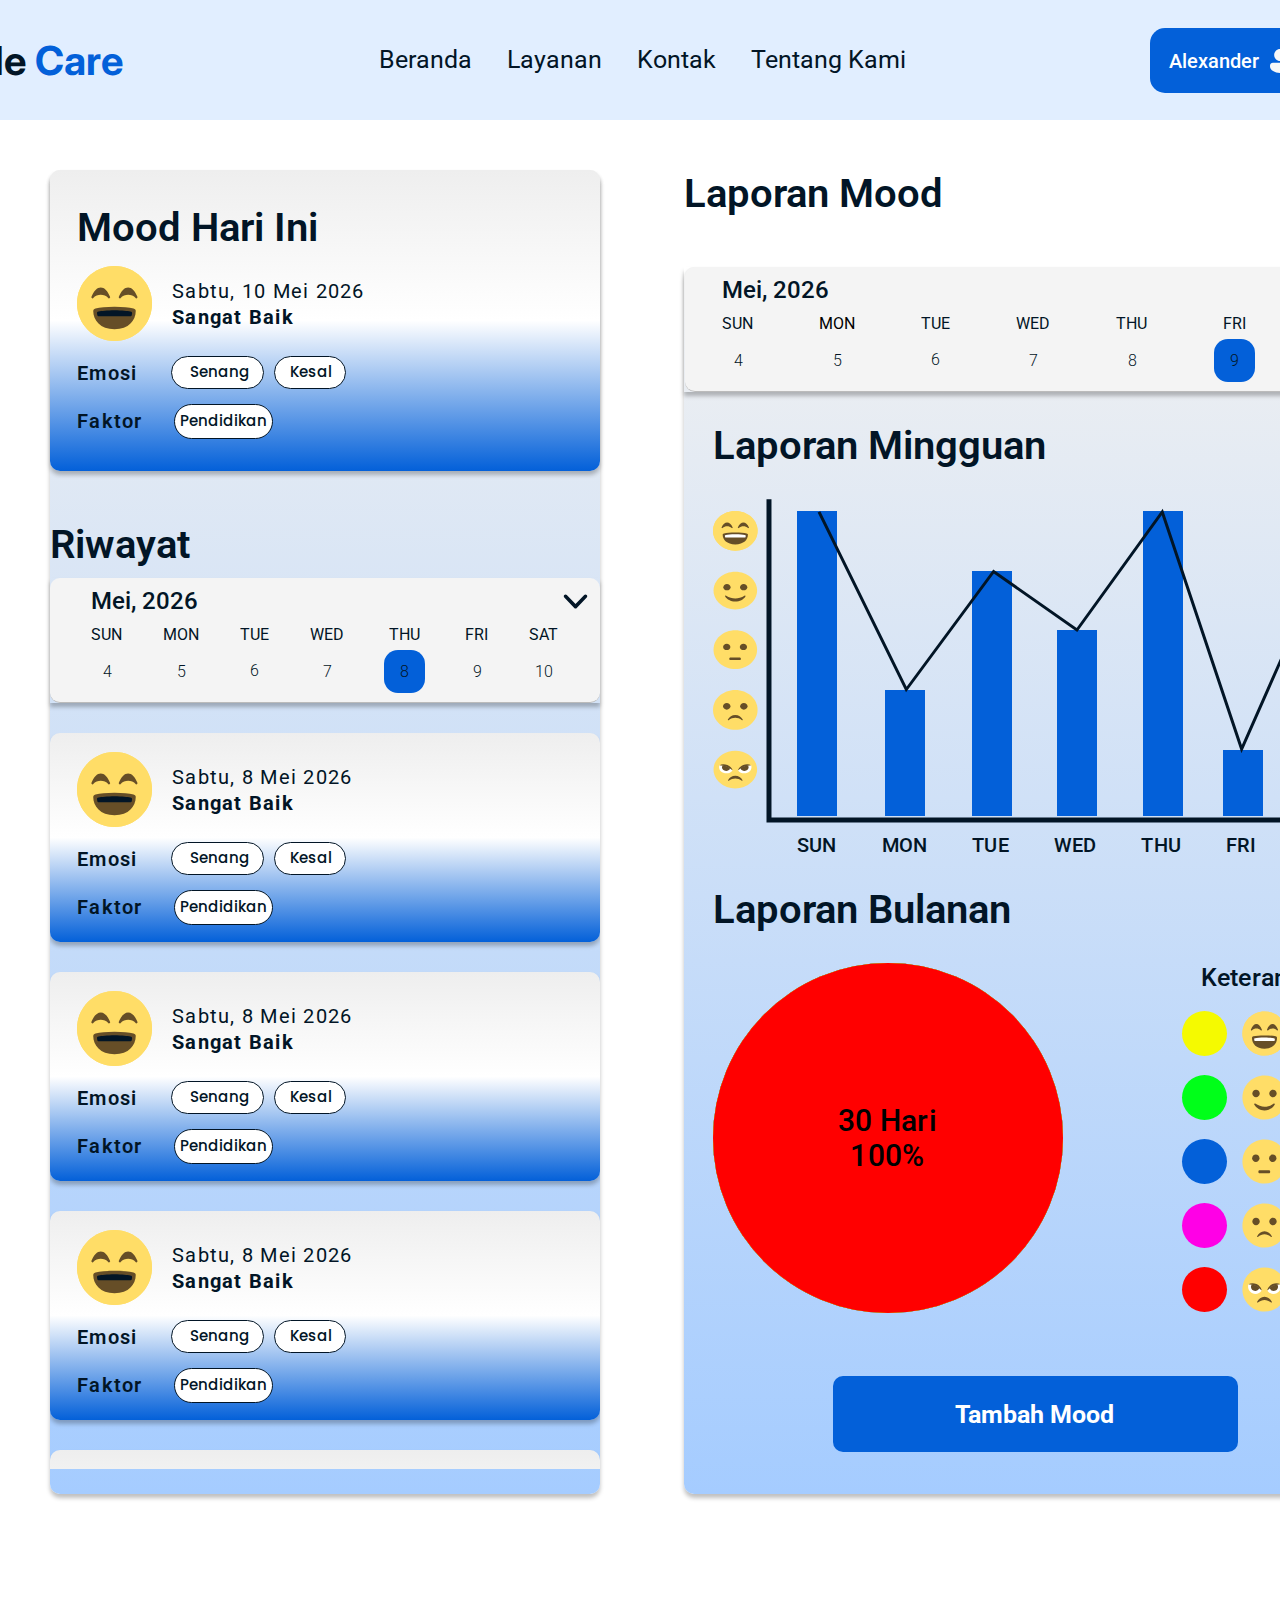
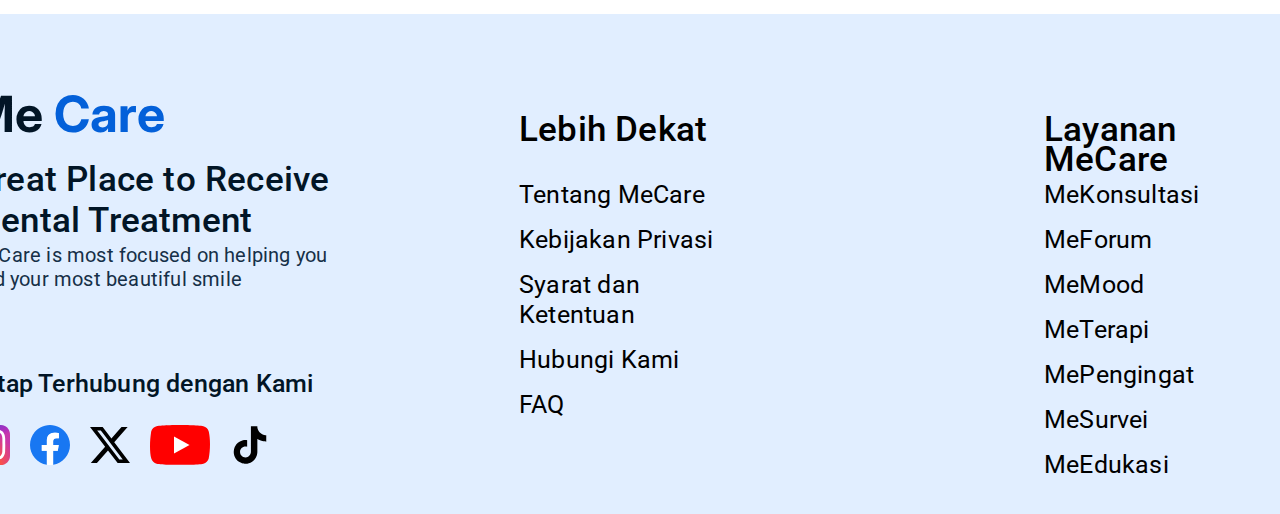
<file: bagas/mood/index.html>
<!DOCTYPE html>
<html>
  <head>
    <meta charset="utf-8" />
    <meta name="viewport" content="initial-scale=1, width=device-width" />

    <link rel="stylesheet" href="./global.css" />
    <link rel="stylesheet" href="./index.css" />
    <link
      rel="stylesheet"
      href="https://fonts.googleapis.com/css2?family=Roboto:wght@300;400;500;600;700&display=swap"
    />
    <link
      rel="stylesheet"
      href="https://fonts.googleapis.com/css2?family=Poppins:wght@500&display=swap"
    />
    <link
      rel="stylesheet"
      href="https://fonts.googleapis.com/css2?family=Inter:wght@700&display=swap"
    />
  </head>
  <body>
    <div class="memood">
      <div class="sidebar">
        <div class="sidebar-child"></div>
        <div class="calender">
          <div class="background"></div>
          <div class="dates">
            <div class="sun">
              <div class="sun-wrapper">
                <div class="sun1">SUN</div>
              </div>
              <div class="wrapper">
                <div class="div">4</div>
              </div>
            </div>
            <div class="sun">
              <div class="mon-wrapper">
                <div class="sun1">MON</div>
              </div>
              <div class="container">
                <div class="div1">5</div>
              </div>
            </div>
            <div class="tue">
              <div class="tue-wrapper">
                <div class="sun1">TUE</div>
              </div>
              <div class="frame">
                <div class="div1">6</div>
              </div>
            </div>
            <div class="sun">
              <div class="wed-wrapper">
                <div class="sun1">WED</div>
              </div>
              <div class="container">
                <div class="div1">7</div>
              </div>
            </div>
            <div class="thu">
              <div class="sun-wrapper">
                <div class="sun1">THU</div>
              </div>
              <div class="wrapper1">
                <div class="div4">8</div>
              </div>
            </div>
            <div class="sun">
              <div class="fri-wrapper">
                <div class="sun1">FRI</div>
              </div>
              <div class="container">
                <div class="div1">9</div>
              </div>
            </div>
            <div class="sun">
              <div class="sat-wrapper">
                <div class="sat1">SAT</div>
              </div>
              <div class="wrapper3">
                <div class="div1">10</div>
              </div>
            </div>
          </div>
          <div class="month-year-parent">
            <div class="month-year">Mei, 2026</div>
            <img class="vector-icon" alt="" src="./public/vector.svg" />
          </div>
        </div>
        <div class="mood-hari-ini">
          <div class="mood-hari-ini-parent">
            <div class="mood-hari-ini1">Mood Hari Ini</div>
            <div class="emoji-smiling-face-with-open-parent">
              <img
                class="emoji-smiling-face-with-open"
                alt=""
                src="./public/-emoji-smiling-face-with-open-mouth-and-smiling-eyes.svg"
              />

              <div class="sabtu-10-mei-2026-parent">
                <div class="sabtu-10-mei">Sabtu, 10 Mei 2026</div>
                <b class="sabtu-10-mei">Sangat Baik</b>
              </div>
            </div>
            <div class="emosi-parent">
              <div class="emosi">Emosi</div>
              <div class="group-parent">
                <div class="rectangle-parent">
                  <div class="group-child"></div>
                  <div class="senang">Senang</div>
                </div>
                <div class="rectangle-group">
                  <div class="group-item"></div>
                  <div class="kesal">Kesal</div>
                </div>
              </div>
            </div>
            <div class="faktor-parent">
              <div class="emosi">Faktor</div>
              <div class="pendidikan-wrapper">
                <div class="pendidikan">Pendidikan</div>
              </div>
            </div>
          </div>
        </div>
        <div class="riwayat">Riwayat</div>
        <div class="mood-hari-ini-group">
          <div class="mood-hari-ini2">
            <div class="frame-parent">
              <div class="emoji-smiling-face-with-open-parent">
                <img
                  class="emoji-smiling-face-with-open"
                  alt=""
                  src="./public/-emoji-smiling-face-with-open-mouth-and-smiling-eyes.svg"
                />

                <div class="sabtu-10-mei-2026-parent">
                  <div class="sabtu-10-mei">Sabtu, 8 Mei 2026</div>
                  <b class="sabtu-10-mei">Sangat Baik</b>
                </div>
              </div>
              <div class="emosi-parent">
                <div class="emosi">Emosi</div>
                <div class="group-parent">
                  <div class="rectangle-parent">
                    <div class="group-child"></div>
                    <div class="senang">Senang</div>
                  </div>
                  <div class="rectangle-group">
                    <div class="group-item"></div>
                    <div class="kesal">Kesal</div>
                  </div>
                </div>
              </div>
              <div class="faktor-parent">
                <div class="emosi">Faktor</div>
                <div class="pendidikan-wrapper">
                  <div class="pendidikan">Pendidikan</div>
                </div>
              </div>
            </div>
          </div>
          <div class="mood-hari-ini2">
            <div class="frame-parent">
              <div class="emoji-smiling-face-with-open-parent">
                <img
                  class="emoji-smiling-face-with-open"
                  alt=""
                  src="./public/-emoji-smiling-face-with-open-mouth-and-smiling-eyes.svg"
                />

                <div class="sabtu-10-mei-2026-parent">
                  <div class="sabtu-10-mei">Sabtu, 8 Mei 2026</div>
                  <b class="sabtu-10-mei">Sangat Baik</b>
                </div>
              </div>
              <div class="emosi-parent">
                <div class="emosi">Emosi</div>
                <div class="group-parent">
                  <div class="rectangle-parent">
                    <div class="group-child"></div>
                    <div class="senang">Senang</div>
                  </div>
                  <div class="rectangle-group">
                    <div class="group-item"></div>
                    <div class="kesal">Kesal</div>
                  </div>
                </div>
              </div>
              <div class="faktor-parent">
                <div class="emosi">Faktor</div>
                <div class="pendidikan-wrapper">
                  <div class="pendidikan">Pendidikan</div>
                </div>
              </div>
            </div>
          </div>
          <div class="mood-hari-ini2">
            <div class="frame-parent">
              <div class="emoji-smiling-face-with-open-parent">
                <img
                  class="emoji-smiling-face-with-open"
                  alt=""
                  src="./public/-emoji-smiling-face-with-open-mouth-and-smiling-eyes.svg"
                />

                <div class="sabtu-10-mei-2026-parent">
                  <div class="sabtu-10-mei">Sabtu, 8 Mei 2026</div>
                  <b class="sabtu-10-mei">Sangat Baik</b>
                </div>
              </div>
              <div class="emosi-parent">
                <div class="emosi">Emosi</div>
                <div class="group-parent">
                  <div class="rectangle-parent">
                    <div class="group-child"></div>
                    <div class="senang">Senang</div>
                  </div>
                  <div class="rectangle-group">
                    <div class="group-item"></div>
                    <div class="kesal">Kesal</div>
                  </div>
                </div>
              </div>
              <div class="faktor-parent">
                <div class="emosi">Faktor</div>
                <div class="pendidikan-wrapper">
                  <div class="pendidikan">Pendidikan</div>
                </div>
              </div>
            </div>
          </div>
          <div class="mood-hari-ini2">
            <div class="frame-parent">
              <div class="emoji-smiling-face-with-open-parent">
                <img
                  class="emoji-smiling-face-with-open"
                  alt=""
                  src="./public/-emoji-smiling-face-with-open-mouth-and-smiling-eyes.svg"
                />

                <div class="sabtu-10-mei-2026-parent">
                  <div class="sabtu-10-mei">Sabtu, 8 Mei 2026</div>
                  <b class="sabtu-10-mei">Sangat Baik</b>
                </div>
              </div>
              <div class="emosi-parent">
                <div class="emosi">Emosi</div>
                <div class="group-parent">
                  <div class="rectangle-parent">
                    <div class="group-child"></div>
                    <div class="senang">Senang</div>
                  </div>
                  <div class="rectangle-group">
                    <div class="group-item"></div>
                    <div class="kesal">Kesal</div>
                  </div>
                </div>
              </div>
              <div class="faktor-parent">
                <div class="emosi">Faktor</div>
                <div class="pendidikan-wrapper">
                  <div class="pendidikan">Pendidikan</div>
                </div>
              </div>
            </div>
          </div>
          <div class="mood-hari-ini2">
            <div class="frame-parent">
              <div class="emoji-smiling-face-with-open-parent">
                <img
                  class="emoji-smiling-face-with-open"
                  alt=""
                  src="./public/-emoji-smiling-face-with-open-mouth-and-smiling-eyes.svg"
                />

                <div class="sabtu-10-mei-2026-parent">
                  <div class="sabtu-10-mei">Sabtu, 8 Mei 2026</div>
                  <b class="sabtu-10-mei">Sangat Baik</b>
                </div>
              </div>
              <div class="emosi-parent">
                <div class="emosi">Emosi</div>
                <div class="group-parent">
                  <div class="rectangle-parent">
                    <div class="group-child"></div>
                    <div class="senang">Senang</div>
                  </div>
                  <div class="rectangle-group">
                    <div class="group-item"></div>
                    <div class="kesal">Kesal</div>
                  </div>
                </div>
              </div>
              <div class="faktor-parent">
                <div class="emosi">Faktor</div>
                <div class="pendidikan-wrapper">
                  <div class="pendidikan">Pendidikan</div>
                </div>
              </div>
            </div>
          </div>
        </div>
      </div>
      <div class="tambah-obat">
        <div class="tambah-obat-child"></div>
        <div class="calender1">
          <div class="background1"></div>
          <div class="dates1">
            <div class="sun">
              <div class="sun-wrapper">
                <div class="sun1">SUN</div>
              </div>
              <div class="wrapper">
                <div class="div">4</div>
              </div>
            </div>
            <div class="mon2">
              <div class="mon-wrapper">
                <div class="sun1">MON</div>
              </div>
              <div class="wrapper5">
                <div class="div1">5</div>
              </div>
            </div>
            <div class="tue">
              <div class="tue-wrapper">
                <div class="sun1">TUE</div>
              </div>
              <div class="frame">
                <div class="div1">6</div>
              </div>
            </div>
            <div class="sun">
              <div class="wed-wrapper">
                <div class="sun1">WED</div>
              </div>
              <div class="container">
                <div class="div1">7</div>
              </div>
            </div>
            <div class="sun">
              <div class="wed-wrapper">
                <div class="thu3">THU</div>
              </div>
              <div class="container">
                <div class="div1">8</div>
              </div>
            </div>
            <div class="thu">
              <div class="sun-wrapper">
                <div class="fri3">FRI</div>
              </div>
              <div class="wrapper1">
                <div class="div4">9</div>
              </div>
            </div>
            <div class="sun">
              <div class="sat-wrapper">
                <div class="sat1">SAT</div>
              </div>
              <div class="wrapper3">
                <div class="div1">10</div>
              </div>
            </div>
          </div>
          <div class="month-year-group">
            <div class="month-year">Mei, 2026</div>
            <img class="vector-icon" alt="" src="./public/vector.svg" />
          </div>
        </div>
        <div class="btn-konfirmasi">
          <div class="btn-konfirmasi-child"></div>
          <b class="tambah-mood">Tambah Mood</b>
        </div>
        <div class="laporan-mingguan-parent">
          <div class="laporan-mingguan">Laporan Mingguan</div>
          <div class="mingguan">
            <img class="mingguan-child" alt="" src="./public/vector-1.svg" />

            <div class="emoji">
              <img
                class="emoji-slightly-smiling-face"
                alt=""
                src="./public/-emoji-smiling-face-with-open-mouth-and-smiling-eyes1.svg"
              />

              <img
                class="emoji-slightly-smiling-face"
                alt=""
                src="./public/-emoji-slightly-smiling-face.svg"
              />

              <img
                class="emoji-slightly-smiling-face"
                alt=""
                src="./public/-emoji-neutral-face.svg"
              />

              <img
                class="emoji-slightly-smiling-face"
                alt=""
                src="./public/-emoji-slightly-frowning-face.svg"
              />

              <img
                class="emoji-slightly-smiling-face"
                alt=""
                src="./public/-emoji-angry-face.svg"
              />
            </div>
            <div class="hari">
              <div class="sun4">SUN</div>
              <div class="sun4">MON</div>
              <div class="sun4">TUE</div>
              <div class="sun4">WED</div>
              <div class="sun4">THU</div>
              <div class="sun4">FRI</div>
              <div class="sun4">SAT</div>
            </div>
            <div class="block">
              <div class="block-child"></div>
              <div class="block-item"></div>
              <div class="block-inner"></div>
              <div class="block-child1"></div>
              <div class="block-child2"></div>
              <div class="block-child3"></div>
              <div class="block-child4"></div>
              <img class="block-child5" alt="" src="./public/vector-206.svg" />
            </div>
          </div>
          <div class="laporan-mingguan">Laporan Bulanan</div>
          <div class="bulanan">
            <div class="chart-lingkaran">
              <div class="chart-lingkaran-child"></div>
              <div class="chart-lingkaran-item"></div>
              <div class="chart-lingkaran-inner"></div>
              <div class="ellipse-div"></div>
              <div class="chart-lingkaran-child1"></div>
              <div class="hari-100">
                <p class="p">30 Hari</p>
                <p class="p">100%</p>
              </div>
            </div>
            <div class="card-ket">
              <div class="keterangan">Keterangan:</div>
              <div class="e1">
                <div class="e1-child"></div>
                <img
                  class="emoji-smiling-face-with-open7"
                  alt=""
                  src="./public/-emoji-smiling-face-with-open-mouth-and-smiling-eyes2.svg"
                />

                <div class="sun4">
                  <p class="p">9 Orang</p>
                  <p class="p">30%</p>
                </div>
              </div>
              <div class="e1">
                <div class="e2-child"></div>
                <img
                  class="emoji-smiling-face-with-open7"
                  alt=""
                  src="./public/-emoji-slightly-smiling-face1.svg"
                />

                <div class="sun4">
                  <p class="p">7 Orang</p>
                  <p class="p">23,33%</p>
                </div>
              </div>
              <div class="e1">
                <div class="e3-child"></div>
                <img
                  class="emoji-smiling-face-with-open7"
                  alt=""
                  src="./public/-emoji-neutral-face1.svg"
                />

                <div class="sun4">
                  <p class="p">6 Orang</p>
                  <p class="p">20%</p>
                </div>
              </div>
              <div class="e1">
                <div class="e4-child"></div>
                <img
                  class="emoji-smiling-face-with-open7"
                  alt=""
                  src="./public/-emoji-slightly-frowning-face1.svg"
                />

                <div class="sun4">
                  <p class="p">4 Orang</p>
                  <p class="p">13,33%</p>
                </div>
              </div>
              <div class="e1">
                <div class="e5-child"></div>
                <img
                  class="emoji-smiling-face-with-open7"
                  alt=""
                  src="./public/-emoji-angry-face1.svg"
                />

                <div class="sun4">
                  <p class="p">4 Orang</p>
                  <p class="p">13,33%</p>
                </div>
              </div>
            </div>
          </div>
        </div>
      </div>
      <div class="laporan-mood">Laporan Mood</div>
      <div class="footer">
        <div class="footer-child"></div>
        <div class="mecare-parent">
          <b class="mecare">
            <span>Me</span>
            <span class="care">Care</span>
          </b>
          <div class="great-place-to">
            Great Place to Receive Mental Treatment
          </div>
          <div class="mecare-is-most">
            MeCare is most focused on helping you find your most beautiful smile
          </div>
        </div>
        <div class="terhubung-dengan-kami">
          <div class="tetap-terhubung-dengan">Tetap Terhubung dengan Kami</div>
          <div class="skill-iconsinstagram-parent">
            <img
              class="skill-iconsinstagram"
              alt=""
              src="./public/skilliconsinstagram.svg"
            />

            <img
              class="skill-iconsinstagram"
              alt=""
              src="./public/logosfacebook.svg"
            />

            <img
              class="skill-iconsinstagram"
              alt=""
              src="./public/simpleiconsx.svg"
            />

            <img
              class="logosyoutube-icon"
              alt=""
              src="./public/logosyoutubeicon.svg"
            />

            <img
              class="skill-iconsinstagram"
              alt=""
              src="./public/akariconstiktokfill.svg"
            />
          </div>
        </div>
        <div class="layanan-mecare">
          <div class="mekonsultasi-parent">
            <div class="mekonsultasi">MeKonsultasi</div>
            <div class="mekonsultasi">MeForum</div>
            <div class="mekonsultasi">MeMood</div>
            <div class="mekonsultasi">MeTerapi</div>
            <div class="mekonsultasi">MePengingat</div>
            <div class="mekonsultasi">MeSurvei</div>
            <div class="mekonsultasi">MeEdukasi</div>
          </div>
          <div class="layanan-mecare1">Layanan MeCare</div>
        </div>
        <div class="lebih-dekat">
          <div class="tetap-terhubung-dengan">Lebih Dekat</div>
          <div class="tentang-mecare-parent">
            <div class="mekonsultasi">Tentang MeCare</div>
            <div class="mekonsultasi">Kebijakan Privasi</div>
            <div class="mekonsultasi">Syarat dan Ketentuan</div>
            <div class="mekonsultasi">Hubungi Kami</div>
            <div class="mekonsultasi">FAQ</div>
          </div>
        </div>
      </div>
      <div class="navbar-login">
        <div class="navbar-login-child"></div>
        <b class="mecare1">
          <span>Me</span>
          <span class="care">Care</span>
        </b>
        <div class="nav-item">
          <div class="beranda">Beranda</div>
          <div class="beranda">Layanan</div>
          <div class="beranda">Kontak</div>
          <div class="beranda">Tentang Kami</div>
        </div>
        <div class="btn-masukdaftar">
          <div class="btn-masukdaftar-child"></div>
          <div class="frame1">
            <div class="alexander">Alexander</div>
            <img class="vector-icon2" alt="" src="./public/vector1.svg" />
          </div>
        </div>
      </div>
    </div>
  </body>
</html>
</file>
<file: bagas/mood/global.css>
body {
  margin: 0;
  line-height: normal;
}

:root {
  /* fonts */
  --font-roboto: Roboto;
  --font-inter: Inter;
  --font-poppins: Poppins;

  /* font sizes */
  --font-size-xl: 20px;
  --font-size-6xl: 25px;
  --font-size-21xl: 40px;
  --font-size-16xl: 35px;
  --font-size-mini: 15px;
  --font-size-5xl: 24px;
  --font-size-base: 16px;

  /* Colors */
  --color-white: #fff;
  --color-royalblue: #0360d9;
  --color-gray: #021526;
  --color-lavender: #e1eeff;
  --color-black: #000;
  --color-red: #ff0000;
  --color-fuchsia: #ff00e6;
  --color-lime: #00ff19;
  --color-yellow: #f5fa00;
  --color-whitesmoke: #f4f4f4;
  --color-silver: #bbb;

  /* Gaps */
  --gap-3xs: 10px;
  --gap-mini: 15px;
  --gap-xl: 20px;
  --gap-11xl: 30px;
  --gap-lg: 18px;
  --gap-7xs: 6px;
  --gap-mid: 17px;
  --gap-12xl: 31px;
  --gap-15xl: 34px;

  /* Paddings */
  --padding-12xs: 1px;
  --padding-8xs: 5px;

  /* Border radiuses */
  --br-3xs: 10px;
  --br-sm: 14px;
  --br-xl: 20px;
}
</file>
<file: bagas/mood/index.css>
.background,
.sidebar-child {
  border-radius: var(--br-3xs);
  width: 550px;
}
.sidebar-child {
  position: absolute;
  top: 0;
  left: 0;
  background: linear-gradient(180deg, rgba(238, 238, 238, 0.83), #a5ccff);
  box-shadow: 0 4px 4px rgba(0, 0, 0, 0.25);
  height: 1324px;
}
.background {
  background-color: var(--color-whitesmoke);
  border-bottom: 1px solid var(--color-silver);
  box-sizing: border-box;
  height: 125px;
}
.background,
.sun1 {
  position: absolute;
  top: 0;
  left: 0;
}
.sun-wrapper {
  position: relative;
  width: 32px;
  height: 19px;
  overflow: hidden;
  flex-shrink: 0;
}
.div {
  position: absolute;
  top: 0;
  left: 0.28px;
  font-weight: 300;
}
.wrapper {
  position: relative;
  width: 9.28px;
  height: 19px;
  overflow: hidden;
  flex-shrink: 0;
}
.sun {
  display: flex;
  flex-direction: column;
  align-items: center;
  justify-content: flex-start;
  gap: var(--gap-lg);
}
.mon-wrapper {
  position: relative;
  width: 37px;
  height: 19px;
  overflow: hidden;
  flex-shrink: 0;
}
.div1 {
  position: absolute;
  top: 0;
  left: 0;
  font-weight: 300;
}
.container,
.frame,
.tue-wrapper {
  position: relative;
  width: 9px;
  height: 19px;
  overflow: hidden;
  flex-shrink: 0;
}
.frame,
.tue-wrapper {
  width: 30px;
}
.frame {
  width: 9.04px;
}
.tue {
  display: flex;
  flex-direction: column;
  align-items: center;
  justify-content: flex-start;
  gap: var(--gap-mid);
}
.wed-wrapper {
  position: relative;
  width: 34px;
  height: 19px;
  overflow: hidden;
  flex-shrink: 0;
}
.div4 {
  position: absolute;
  top: calc(50% - 9.76px);
  left: calc(50% - 4.37px);
  font-weight: 300;
}
.wrapper1 {
  position: relative;
  border-radius: var(--br-sm);
  background-color: var(--color-royalblue);
  width: 41.37px;
  height: 42.84px;
  overflow: hidden;
  flex-shrink: 0;
}
.thu {
  display: flex;
  flex-direction: column;
  align-items: center;
  justify-content: flex-start;
  gap: var(--gap-7xs);
}
.fri-wrapper {
  position: relative;
  width: 24px;
  height: 19px;
  overflow: hidden;
  flex-shrink: 0;
}
.sat1 {
  position: absolute;
  top: 0;
  left: 0.08px;
}
.sat-wrapper,
.wrapper3 {
  position: relative;
  width: 29.08px;
  height: 19px;
  overflow: hidden;
  flex-shrink: 0;
}
.wrapper3 {
  width: 18px;
}
.dates {
  position: absolute;
  top: 46.88px;
  left: calc(50% - 234px);
  display: flex;
  flex-direction: row;
  align-items: flex-start;
  justify-content: flex-start;
  gap: 40px;
}
.month-year {
  position: relative;
  font-weight: 500;
}
.vector-icon {
  position: relative;
  width: 25px;
  height: 15px;
}
.month-year-parent {
  position: absolute;
  top: 9px;
  left: 41px;
  display: flex;
  flex-direction: row;
  align-items: center;
  justify-content: center;
  gap: 365px;
  text-align: left;
  font-size: var(--font-size-5xl);
}
.calender {
  position: absolute;
  top: 408px;
  left: calc(50% - 275px);
  box-shadow: 0 4px 4px rgba(0, 0, 0, 0.25);
  width: 550px;
  height: 125px;
  text-align: center;
  font-size: var(--font-size-base);
}
.mood-hari-ini1 {
  position: relative;
  font-size: var(--font-size-21xl);
  font-weight: 600;
}
.emoji-smiling-face-with-open {
  position: relative;
  width: 75px;
  height: 75px;
}
.sabtu-10-mei {
  position: relative;
  letter-spacing: 1.25px;
  line-height: 16px;
  text-transform: capitalize;
}
.emoji-smiling-face-with-open-parent,
.sabtu-10-mei-2026-parent {
  display: flex;
  flex-direction: column;
  align-items: flex-start;
  justify-content: flex-start;
  gap: var(--gap-3xs);
}
.emoji-smiling-face-with-open-parent {
  flex-direction: row;
  align-items: center;
  gap: var(--gap-xl);
}
.emosi {
  position: relative;
  letter-spacing: 1.25px;
  line-height: 16px;
  text-transform: capitalize;
  font-weight: 600;
}
.group-child {
  position: absolute;
  top: 0;
  left: 0;
  border-radius: var(--br-xl);
  background-color: var(--color-white);
  border: 1.5px solid var(--color-gray);
  box-sizing: border-box;
  width: 93px;
  height: 33px;
}
.senang {
  position: absolute;
  top: calc(50% - 15.5px);
  left: calc(50% - 27.5px);
  line-height: 30.75px;
  font-weight: 500;
}
.rectangle-parent {
  position: relative;
  width: 93px;
  height: 33px;
}
.group-item {
  position: absolute;
  top: 0;
  left: 0;
  border-radius: var(--br-xl);
  background-color: var(--color-white);
  border: 1.5px solid var(--color-gray);
  box-sizing: border-box;
  width: 72px;
  height: 33px;
}
.kesal {
  position: absolute;
  top: calc(50% - 15.5px);
  left: calc(50% - 20px);
  line-height: 30.75px;
  font-weight: 500;
}
.rectangle-group {
  position: relative;
  width: 72px;
  height: 33px;
}
.emosi-parent,
.group-parent {
  display: flex;
  flex-direction: row;
  align-items: center;
}
.group-parent {
  justify-content: center;
  gap: var(--gap-3xs);
  text-align: center;
  font-size: var(--font-size-mini);
  font-family: var(--font-poppins);
}
.emosi-parent {
  justify-content: flex-start;
  gap: var(--gap-15xl);
}
.pendidikan {
  position: relative;
  line-height: 30.75px;
  font-weight: 500;
}
.pendidikan-wrapper {
  border-radius: var(--br-xl);
  background-color: var(--color-white);
  border: 1.5px solid var(--color-gray);
  display: flex;
  flex-direction: row;
  align-items: center;
  justify-content: center;
  padding: var(--padding-12xs) var(--padding-8xs);
  text-align: center;
  font-size: var(--font-size-mini);
  font-family: var(--font-poppins);
}
.faktor-parent,
.mood-hari-ini-parent {
  display: flex;
  flex-direction: row;
  align-items: center;
  justify-content: flex-start;
  gap: var(--gap-12xl);
}
.mood-hari-ini-parent {
  position: absolute;
  top: calc(50% - 116.5px);
  left: 27px;
  flex-direction: column;
  align-items: flex-start;
  gap: var(--gap-mini);
}
.mood-hari-ini {
  position: absolute;
  top: 0;
  left: 0;
  border-radius: var(--br-3xs);
  background: linear-gradient(180deg, #eee, #fff, #0360d9);
  box-shadow: 0 4px 4px rgba(0, 0, 0, 0.25);
  width: 550px;
  height: 301px;
  overflow: hidden;
}
.riwayat {
  position: absolute;
  top: 351px;
  left: 0;
  font-size: var(--font-size-21xl);
  font-weight: 600;
}
.frame-parent {
  position: absolute;
  top: calc(50% - 85.5px);
  left: 27px;
  display: flex;
  flex-direction: column;
  align-items: flex-start;
  justify-content: flex-start;
  gap: var(--gap-mini);
}
.mood-hari-ini2 {
  position: relative;
  border-radius: var(--br-3xs);
  background: linear-gradient(180deg, #eee, #fff, #0360d9);
  box-shadow: 0 4px 4px rgba(0, 0, 0, 0.25);
  width: 550px;
  height: 209px;
  overflow: hidden;
  flex-shrink: 0;
}
.mood-hari-ini-group {
  position: absolute;
  top: 563px;
  left: calc(50% - 275px);
  height: 736px;
  overflow-y: auto;
  display: flex;
  flex-direction: column;
  align-items: flex-start;
  justify-content: flex-start;
  gap: var(--gap-11xl);
}
.background1,
.sidebar,
.tambah-obat-child {
  position: absolute;
  border-radius: var(--br-3xs);
}
.sidebar {
  top: 170px;
  left: 50px;
  width: 550px;
  height: 1324px;
  font-size: var(--font-size-xl);
}
.background1,
.tambah-obat-child {
  top: 0;
  width: 702px;
}
.tambah-obat-child {
  left: 0;
  background: linear-gradient(180deg, rgba(238, 238, 238, 0.83), #a5ccff);
  box-shadow: 0 4px 4px rgba(0, 0, 0, 0.25);
  height: 1227px;
}
.background1 {
  left: 1px;
  background-color: var(--color-whitesmoke);
  border-bottom: 1px solid var(--color-silver);
  box-sizing: border-box;
  height: 125px;
}
.wrapper5 {
  position: relative;
  width: 9px;
  height: 19px;
  overflow: hidden;
  flex-shrink: 0;
  color: var(--color-gray);
}
.mon2 {
  display: flex;
  flex-direction: column;
  align-items: center;
  justify-content: flex-start;
  gap: var(--gap-lg);
  color: var(--color-black);
}
.fri3,
.thu3 {
  position: absolute;
  top: 0;
  left: 1px;
}
.fri3 {
  left: 4px;
}
.dates1,
.month-year-group {
  position: absolute;
  display: flex;
  flex-direction: row;
}
.dates1 {
  top: 46.88px;
  left: calc(50% - 313.5px);
  align-items: flex-start;
  justify-content: flex-start;
  gap: 65px;
}
.month-year-group {
  top: 9px;
  left: 38px;
  align-items: center;
  justify-content: center;
  gap: 520px;
  text-align: left;
  font-size: var(--font-size-5xl);
}
.calender1 {
  position: absolute;
  top: 0;
  left: calc(50% - 351px);
  box-shadow: 0 4px 4px rgba(0, 0, 0, 0.25);
  width: 703px;
  height: 125px;
  text-align: center;
}
.btn-konfirmasi-child {
  position: absolute;
  top: 0;
  left: 0;
  border-radius: var(--br-3xs);
  background-color: var(--color-royalblue);
  width: 405px;
  height: 76px;
}
.tambah-mood {
  position: absolute;
  top: calc(50% - 14px);
  left: calc(50% - 80.5px);
}
.btn-konfirmasi {
  position: absolute;
  top: 1109px;
  left: 149px;
  width: 405px;
  height: 76px;
  font-size: var(--font-size-6xl);
  color: var(--color-white);
}
.laporan-mingguan {
  position: relative;
  font-weight: 600;
}
.mingguan-child {
  position: absolute;
  top: 0;
  left: 52.5px;
  width: 590.63px;
  height: 323.86px;
}
.emoji-slightly-smiling-face {
  position: relative;
  width: 44.59px;
  height: 39.69px;
}
.emoji {
  position: absolute;
  top: 12px;
  left: 0;
  display: flex;
  flex-direction: column;
  align-items: flex-start;
  justify-content: flex-start;
  gap: var(--gap-xl);
}
.sun4 {
  position: relative;
  letter-spacing: 0.01em;
  font-weight: 500;
}
.hari {
  position: absolute;
  top: 334px;
  left: calc(50% - 237.57px);
  display: flex;
  flex-direction: row;
  align-items: center;
  justify-content: flex-start;
  gap: 45px;
}
.block-child,
.block-item {
  position: absolute;
  top: 0;
  left: 0;
  background-color: var(--color-royalblue);
  width: 40px;
  height: 305px;
}
.block-item {
  top: 179px;
  left: 88px;
  height: 126px;
}
.block-child1,
.block-child2,
.block-child3,
.block-child4,
.block-inner {
  position: absolute;
  top: 60px;
  left: 175px;
  background-color: var(--color-royalblue);
  width: 40px;
  height: 245px;
}
.block-child1,
.block-child2,
.block-child3,
.block-child4 {
  top: 119px;
  left: 260px;
  height: 186px;
}
.block-child2,
.block-child3,
.block-child4 {
  top: 0;
  left: 346px;
  height: 305px;
}
.block-child3,
.block-child4 {
  top: 239px;
  left: 426px;
  height: 66px;
}
.block-child4 {
  top: 60px;
  left: 505px;
  height: 245px;
}
.block,
.block-child5 {
  position: absolute;
  top: -3.25px;
  left: 18.65px;
  width: 507.72px;
  height: 246.4px;
}
.block {
  top: 12px;
  left: 84px;
  width: 545px;
  height: 305px;
}
.mingguan {
  position: relative;
  width: 643.13px;
  height: 357px;
  font-size: var(--font-size-xl);
}
.chart-lingkaran-child {
  position: absolute;
  top: 0;
  left: 0;
  border-radius: 50%;
  background-color: var(--color-royalblue);
  width: 350px;
  height: 350px;
}
.chart-lingkaran-child1,
.chart-lingkaran-inner,
.chart-lingkaran-item,
.ellipse-div {
  position: absolute;
  top: 0;
  left: 0;
  border-radius: 50%;
  background-color: var(--color-fuchsia);
  width: 350px;
  height: 350px;
}
.chart-lingkaran-child1,
.chart-lingkaran-inner,
.ellipse-div {
  background-color: var(--color-lime);
}
.chart-lingkaran-child1,
.ellipse-div {
  background-color: var(--color-yellow);
}
.chart-lingkaran-child1 {
  background-color: var(--color-red);
}
.p {
  margin: 0;
}
.hari-100 {
  position: absolute;
  top: calc(50% - 35px);
  left: calc(50% - 50px);
  letter-spacing: 0.01em;
  font-weight: 500;
}
.chart-lingkaran {
  position: relative;
  width: 350px;
  height: 350px;
}
.keterangan {
  position: relative;
  font-size: var(--font-size-6xl);
  letter-spacing: 0.01em;
  font-weight: 500;
  text-align: center;
}
.e1-child {
  position: relative;
  border-radius: 50%;
  background-color: var(--color-yellow);
  width: 45px;
  height: 45px;
}
.emoji-smiling-face-with-open7 {
  position: relative;
  width: 45px;
  height: 44.19px;
}
.e1 {
  display: flex;
  flex-direction: row;
  align-items: center;
  justify-content: center;
  gap: var(--gap-mini);
}
.e2-child,
.e3-child,
.e4-child,
.e5-child {
  position: relative;
  border-radius: 50%;
  background-color: var(--color-lime);
  width: 45px;
  height: 45px;
}
.e3-child,
.e4-child,
.e5-child {
  background-color: var(--color-royalblue);
}
.e4-child,
.e5-child {
  background-color: var(--color-fuchsia);
}
.e5-child {
  background-color: var(--color-red);
}
.card-ket {
  display: flex;
  flex-direction: column;
  align-items: center;
  justify-content: center;
  gap: 19px;
  text-align: left;
  font-size: var(--font-size-mini);
  color: var(--color-gray);
}
.bulanan,
.laporan-mingguan-parent {
  display: flex;
  align-items: flex-start;
}
.bulanan {
  flex-direction: row;
  justify-content: flex-start;
  gap: 119px;
  text-align: center;
  font-size: 30px;
  color: var(--color-black);
}
.laporan-mingguan-parent {
  position: absolute;
  top: 155px;
  left: calc(50% - 322px);
  flex-direction: column;
  justify-content: center;
  gap: var(--gap-11xl);
  font-size: var(--font-size-21xl);
}
.laporan-mood,
.tambah-obat {
  position: absolute;
  left: 684px;
}
.tambah-obat {
  top: 267px;
  border-radius: 0 0 var(--br-3xs) var(--br-3xs);
  width: 702px;
  height: 1227px;
  font-size: var(--font-size-base);
}
.laporan-mood {
  top: 170px;
  font-weight: 600;
}
.footer-child {
  position: absolute;
  top: 0;
  left: 0;
  background-color: var(--color-lavender);
  width: 1440px;
  height: 500px;
}
.care {
  color: var(--color-royalblue);
}
.mecare {
  position: relative;
  font-family: var(--font-inter);
}
.great-place-to,
.mecare-is-most {
  position: relative;
  letter-spacing: 0.2px;
  display: inline-block;
  flex-shrink: 0;
}
.great-place-to {
  font-size: var(--font-size-16xl);
  font-weight: 500;
  width: 369px;
  height: 69px;
}
.mecare-is-most {
  font-size: var(--font-size-xl);
  color: #163048;
  width: 388px;
  height: 64px;
}
.mecare-parent {
  position: absolute;
  top: 70px;
  left: 50px;
  display: flex;
  flex-direction: column;
  align-items: flex-start;
  justify-content: flex-start;
  gap: var(--gap-mini);
  font-size: 50px;
}
.tetap-terhubung-dengan {
  position: absolute;
  top: 0;
  left: 0;
  letter-spacing: 0.2px;
  line-height: 30px;
  font-weight: 500;
}
.logosyoutube-icon,
.skill-iconsinstagram {
  position: relative;
  width: 40px;
  height: 40px;
  overflow: hidden;
  flex-shrink: 0;
}
.logosyoutube-icon {
  width: 60px;
}
.skill-iconsinstagram-parent {
  position: absolute;
  top: 56px;
  left: 0;
  display: flex;
  flex-direction: row;
  align-items: flex-start;
  justify-content: flex-start;
  gap: var(--gap-xl);
}
.terhubung-dengan-kami {
  position: absolute;
  top: 355px;
  left: 50px;
  width: 348px;
  height: 96px;
}
.mekonsultasi {
  position: relative;
  letter-spacing: 0.2px;
  line-height: 30px;
}
.mekonsultasi-parent {
  position: absolute;
  top: 65px;
  left: 0;
  display: flex;
  flex-direction: column;
  align-items: flex-start;
  justify-content: flex-start;
  gap: var(--gap-mini);
}
.layanan-mecare1 {
  position: absolute;
  top: 0;
  left: 0;
  font-size: var(--font-size-16xl);
  letter-spacing: 0.2px;
  line-height: 30px;
  font-weight: 500;
}
.layanan-mecare {
  position: absolute;
  top: 101px;
  left: 1124px;
  width: 265px;
  height: 365px;
  color: var(--color-black);
}
.tentang-mecare-parent {
  position: absolute;
  top: 65px;
  left: 0;
  display: flex;
  flex-direction: column;
  align-items: flex-start;
  justify-content: flex-start;
  gap: var(--gap-mini);
  font-size: var(--font-size-6xl);
}
.lebih-dekat {
  position: absolute;
  top: 101px;
  left: 599px;
  width: 241px;
  height: 275px;
  font-size: var(--font-size-16xl);
  color: var(--color-black);
}
.footer,
.navbar-login-child {
  position: absolute;
  width: 1440px;
}
.footer {
  bottom: 0;
  left: calc(50% - 720px);
  height: 500px;
  font-size: var(--font-size-6xl);
}
.navbar-login-child {
  top: 0;
  left: 0;
  background-color: var(--color-lavender);
  height: 120px;
}
.mecare1 {
  position: absolute;
  top: calc(50% - 24px);
  left: 48px;
  font-family: var(--font-inter);
}
.beranda {
  position: relative;
}
.nav-item {
  position: absolute;
  top: calc(50% - 15px);
  left: calc(50% - 261.5px);
  display: flex;
  flex-direction: row;
  align-items: center;
  justify-content: flex-start;
  gap: 35px;
  font-size: var(--font-size-6xl);
}
.btn-masukdaftar-child {
  position: absolute;
  top: 0;
  left: 0;
  border-radius: 15px;
  background-color: var(--color-royalblue);
  width: 160px;
  height: 65px;
}
.alexander {
  position: relative;
  font-weight: 500;
  display: inline-block;
  width: 91px;
  height: 19px;
  flex-shrink: 0;
}
.vector-icon2 {
  position: relative;
  width: 20px;
  height: 24px;
}
.frame1 {
  position: absolute;
  top: calc(50% - 11.5px);
  left: calc(50% - 61px);
  display: flex;
  flex-direction: row;
  align-items: flex-start;
  justify-content: flex-start;
  gap: var(--gap-3xs);
}
.btn-masukdaftar {
  position: absolute;
  top: 28px;
  left: 1230px;
  width: 160px;
  height: 65px;
  font-size: var(--font-size-xl);
  color: var(--color-white);
}
.navbar-login {
  position: absolute;
  top: 0;
  left: calc(50% - 720px);
  width: 1440px;
  height: 120px;
}
.memood {
  position: relative;
  background-color: var(--color-white);
  width: 100%;
  height: 2114px;
  overflow: hidden;
  text-align: left;
  font-size: var(--font-size-21xl);
  color: var(--color-gray);
  font-family: var(--font-roboto);
}
</file>
